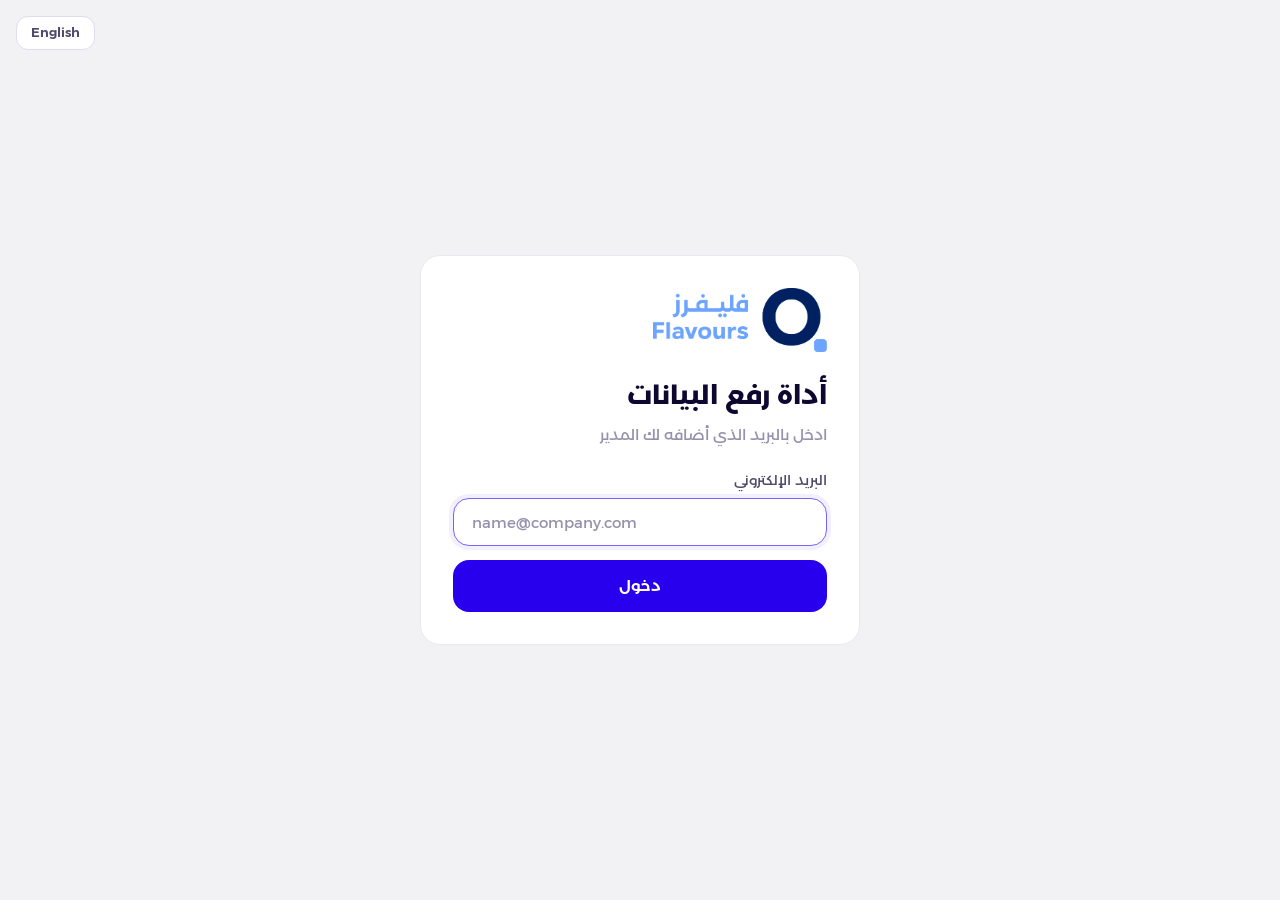
<file: login.html>
<!doctype html>
<html lang="ar" dir="rtl">
<head>
<meta charset="utf-8">
<meta name="viewport" content="width=device-width, initial-scale=1">
<script>try { if (localStorage.getItem("qf_lang") === "en") { document.documentElement.lang = "en"; document.documentElement.dir = "ltr"; } } catch (e) {}</script>
<title data-en="Sign in — Flavours">تسجيل الدخول — فليفرز</title>
<link rel="icon" type="image/png" href="/img/flavours-icon.png">
<link rel="stylesheet" href="css/app.css">
</head>
<body>
<div class="login">
  <button type="button" class="lang-btn sm login-lang" data-lang-toggle>English</button>
  <section class="card">
    <img class="login-logo" src="/img/flavours-logo.png" alt="Flavours — فليفرز">
    <h1 data-en="Data Upload Tool">أداة رفع البيانات</h1>
    <p class="sub" data-en="Sign in with the email your admin added for you">ادخل بالبريد الذي أضافه لك المدير</p>
    <form id="form">
      <div><label for="email" data-en="Email address">البريد الإلكتروني</label><input id="email" type="email" autocomplete="username" required autofocus data-en-ph="name@company.com" placeholder="name@company.com"></div>
      <button type="submit" id="btn" data-en="Sign in">دخول</button>
    </form>
    <div id="msg" class="status bad hidden"></div>
  </section>
</div>
<script type="module" src="js/login.js"></script>
</body>
</html>
</file>
<file: css/app.css>
/* Flavours look (qflavours.qoyod.com): Montserrat Arabic, primary #2900ee, ink #0e072f, background #f2f2f4,
   16px-rounded fields and buttons. Layout uses logical properties so Arabic (RTL) and English (LTR) both work. */
@font-face{font-family:"Montserrat Arabic";src:url("/fonts/montserrat-arabic-regular.ttf") format("truetype");font-weight:400;font-display:swap}
@font-face{font-family:"Montserrat Arabic";src:url("/fonts/montserrat-arabic-medium.ttf") format("truetype");font-weight:500;font-display:swap}
@font-face{font-family:"Montserrat Arabic";src:url("/fonts/montserrat-arabic-semibold.ttf") format("truetype");font-weight:600;font-display:swap}
@font-face{font-family:"Montserrat Arabic";src:url("/fonts/montserrat-arabic-bold.ttf") format("truetype");font-weight:700;font-display:swap}

:root{
  --bg:#f2f2f4;--card:#fff;--ink:#0e072f;--label:#4f4a68;--mute:#9691ac;--line:#e9e9ee;--field-line:#dfdcef;
  --pri:#2900ee;--pri-hover:#1f00b3;--pri-50:#f2f0ff;--pri-100:#e4e0ff;--pri-500:#7b61ff;
  --ok:#008d0e;--ok-50:#ecfdf0;--bad:#f02c2c;--bad-50:#fff1f1;--bad-100:#ffd5d5;--warn:#d9760c;--warn-50:#fff8eb;
  --r-lg:20px;--r:16px;--r-sm:12px;--side:260px;
}
*{box-sizing:border-box}
body{margin:0;background:var(--bg);color:var(--ink);font:15px/1.65 "Montserrat Arabic","Segoe UI",Tahoma,Arial,sans-serif;-webkit-font-smoothing:antialiased}
main{max-width:1100px;margin:24px auto;padding:0 16px;display:grid;gap:18px}
.card{background:var(--card);border:1px solid var(--line);border-radius:var(--r-lg);padding:24px;scroll-margin-top:76px}
.card h2{margin:0 0 16px;font-size:18px;font-weight:700;display:flex;align-items:center;gap:10px}
.step{background:var(--pri);color:#fff;border-radius:50%;width:28px;height:28px;display:inline-grid;place-items:center;font-size:14px;font-weight:600}
.grid{display:grid;grid-template-columns:repeat(auto-fit,minmax(230px,1fr));gap:14px}
label{display:block;font-size:14px;color:var(--label);margin-bottom:6px}
input[type=text],input[type=password],input[type=email],select{width:100%;height:48px;padding:0 18px;border:1px solid var(--field-line);
  border-radius:var(--r);font:inherit;background:#fff;color:var(--ink);transition:border-color .15s,box-shadow .15s}
input::placeholder{color:var(--mute)}
input:focus,select:focus{outline:none;border-color:var(--pri-500);box-shadow:0 0 0 4px var(--pri-50)}
input.ltr,input[type=email]{direction:ltr;text-align:start}
[dir=rtl] input.ltr,[dir=rtl] input[type=email]{text-align:left}
input[readonly]{background:#f8f8fa;color:var(--mute)}
input[type=checkbox],input[type=radio]{accent-color:var(--pri);width:17px;height:17px}
button,a.btn{font:inherit;font-weight:600;border:0;border-radius:var(--r);min-height:46px;padding:0 22px;cursor:pointer;background:var(--pri);color:#fff;
  text-decoration:none;display:inline-flex;align-items:center;justify-content:center;gap:8px;transition:background .15s}
button:hover:not(:disabled),a.btn:hover{background:var(--pri-hover)}
.sec{background:var(--pri-50) !important;color:var(--pri) !important}
.sec:hover:not(:disabled){background:var(--pri-100) !important}
.go{background:var(--ok) !important}
.danger{background:var(--bad-50) !important;color:var(--bad) !important}
.danger-solid{background:var(--bad) !important}
.warn-card{border-color:var(--bad-100);background:var(--bad-50)}
.warn-card h2{color:var(--bad)}
.list-wrap{max-height:420px;overflow:auto;margin-top:12px;border:1px solid var(--line);border-radius:var(--r-sm)}
.list-wrap thead th{position:sticky;top:0;background:#f8f8fa;z-index:1}
.sm{min-height:34px;padding:0 14px;font-size:13px;border-radius:var(--r-sm)}
button:disabled{opacity:.4;cursor:not-allowed}
.row{display:flex;gap:10px;flex-wrap:wrap;align-items:center;margin-top:16px}
.pill{display:inline-block;background:var(--pri-50);color:var(--pri);border-radius:999px;padding:2px 10px;margin:2px;font-size:12px;font-weight:500;direction:ltr}
.status{margin-top:14px;padding:12px 16px;border-radius:var(--r-sm);background:#f8f8fa;border:1px solid var(--line);font-size:14px;white-space:pre-line}
.status.ok{border-color:#a4f5b4;color:var(--ok);background:var(--ok-50)}
.status.bad{border-color:var(--bad-100);color:var(--bad);background:var(--bad-50)}
table{border-collapse:collapse;width:100%;font-size:14px}
td,th{border-bottom:1px solid var(--line);padding:9px 10px;text-align:start}
th{color:var(--label);font-weight:600}
.table-wrap{overflow-x:auto}
.drop{border:2px dashed var(--field-line);border-radius:var(--r);padding:28px;text-align:center;color:var(--mute);cursor:pointer;background:#fcfcfe;transition:all .15s}
.drop:hover{border-color:var(--pri-500);color:var(--pri);background:var(--pri-50)}
.drop.has{border-color:var(--ok);color:var(--ok);background:var(--ok-50)}
.metrics{display:grid;grid-template-columns:repeat(auto-fit,minmax(120px,1fr));gap:10px;margin-top:16px}
.metric{background:#f8f8fa;border:1px solid var(--line);border-radius:var(--r-sm);padding:12px;text-align:center;color:var(--label);font-size:13px}
.metric b{display:block;font-size:26px;color:var(--ink)}
progress{width:100%;height:8px;margin-top:14px;accent-color:var(--pri)}
pre{background:var(--ink);color:#e7e6f0;border-radius:var(--r);padding:16px;max-height:340px;overflow:auto;font:13px/1.6 Consolas,"Montserrat Arabic",monospace;white-space:pre-wrap;text-align:start;margin:0}
.radio label{display:flex;gap:10px;align-items:center;color:var(--ink);font-size:14px;margin:8px 0}
.hint{color:var(--mute);font-size:13px}
details summary{cursor:pointer;color:var(--label);font-size:13px;margin-top:12px}
.hidden{display:none !important}

/* Side navigation: fixed on the start side (right in Arabic, left in English); a top bar with a menu button on phones */
body.with-side{padding-inline-start:var(--side)}
.sidenav{position:fixed;top:0;bottom:0;inset-inline-start:0;width:var(--side);z-index:10;background:#fff;
  border-inline-end:1px solid var(--line);display:flex;flex-direction:column}
.side-head{display:flex;align-items:center;justify-content:space-between;padding:22px 20px 6px}
.brand{display:block;line-height:0}
.brand img{height:48px;width:auto}
.side-sub{padding:4px 22px 16px;color:var(--mute);font-size:13px;border-bottom:1px solid var(--line)}
.side-sub small{opacity:.8;font-size:11px;direction:ltr;display:inline-block}
.nav-menu{flex:1;display:flex;flex-direction:column;gap:2px;padding:10px 12px 14px;overflow-y:auto}
.nav-group{font-size:11px;font-weight:600;color:var(--mute);letter-spacing:.03em;padding:14px 12px 6px}
.nav-menu a{display:flex;align-items:center;gap:10px;color:var(--label);text-decoration:none;padding:10px 12px;border-radius:var(--r-sm);font-size:14px;font-weight:500}
.nav-menu a .ic{width:22px;text-align:center;font-size:15px}
.nav-menu a:hover{background:#f8f8fa;color:var(--ink)}
.nav-menu a.active{background:var(--pri-50);color:var(--pri);font-weight:600}
.nav-user{margin-top:auto;display:flex;align-items:center;gap:8px;flex-wrap:wrap;border-top:1px solid var(--line);padding:14px 4px 0}
.nav-user .who{flex:1 1 100%;min-width:0;font-size:13px;color:var(--label);overflow:hidden;text-overflow:ellipsis;white-space:nowrap;padding:0 4px}
.nav-user button{flex:1}
.nav-user button{min-height:34px;padding:0 14px;font-size:13px;border-radius:var(--r-sm)}
.nav-user .out{background:var(--pri-50);color:var(--pri)}
.nav-user .out:hover{background:var(--pri-100)}
.lang-btn{background:#fff !important;color:var(--label) !important;border:1px solid var(--field-line) !important}
.lang-btn:hover{border-color:var(--pri-500) !important;color:var(--pri) !important}
.nav-toggle{display:none;background:transparent;color:var(--ink);font-size:22px;min-height:40px;padding:0 10px}
.nav-toggle:hover{background:#f8f8fa !important}
dialog{border:0;border-radius:var(--r-lg);padding:24px;width:min(400px,calc(100vw - 32px));color:var(--ink);box-shadow:0 20px 50px rgba(14,7,47,.18)}
dialog::backdrop{background:rgba(14,7,47,.45)}
dialog h3{margin:0 0 12px;font-size:17px}
dialog .grid{grid-template-columns:1fr}

/* Login */
.login{min-height:100vh;display:grid;place-items:center;padding:16px;position:relative}
.login .card{width:min(440px,100%);padding:32px}
.login-logo{display:block;height:64px;width:auto;margin:0 0 22px}
.login h1{font-size:26px;margin:0 0 6px;font-weight:700;color:var(--ink)}
.login .sub{color:var(--mute);margin:0;font-size:15px}
.login form{display:grid;gap:14px;margin-top:22px}
.login button[type=submit]{width:100%;min-height:52px}
.login-lang{position:absolute;top:16px;inset-inline-end:16px}

@media (max-width:860px){
  body.with-side{padding-inline-start:0}
  .sidenav{position:sticky;bottom:auto;width:auto;border-inline-end:0;border-bottom:1px solid var(--line)}
  .side-head{padding:10px 16px}
  .brand img{height:36px}
  .side-sub{display:none}
  .nav-toggle{display:inline-flex}
  .nav-menu{display:none;padding:4px 12px 14px;max-height:calc(100vh - 60px)}
  .sidenav.open .nav-menu{display:flex}
  .card{scroll-margin-top:76px}
}
@media (max-width:600px){.card{padding:18px}.login .card{padding:24px}}

/* Step wizard on the upload page: one step per screen, progress bar on top */
.stepper{list-style:none;margin:0;padding:0;display:flex;gap:8px}
.stepper li{flex:1;position:relative}
.stepper li:not(:last-child)::after{content:"";position:absolute;top:22px;inset-inline-start:calc(50% + 24px);inset-inline-end:calc(-50% + 24px);height:2px;background:var(--field-line)}
.stepper li.done:not(:last-child)::after{background:var(--ok)}
.stepper button{all:unset;cursor:pointer;display:flex;flex-direction:column;align-items:center;gap:6px;width:100%;text-align:center;padding:4px 0}
.stepper .num{width:36px;height:36px;border-radius:50%;display:grid;place-items:center;font-weight:600;background:#fff;border:2px solid var(--field-line);color:var(--mute);position:relative;z-index:1;transition:all .2s}
.stepper .lbl{font-size:13px;color:var(--mute);font-weight:500}
.stepper li.active .num{background:var(--pri);border-color:var(--pri);color:#fff;box-shadow:0 0 0 5px var(--pri-100)}
.stepper li.active .lbl{color:var(--ink);font-weight:600}
.stepper li.done .num{background:var(--ok);border-color:var(--ok);color:#fff}
.stepper li.done .num::before{content:"✓";position:absolute;inset:0;display:grid;place-items:center;background:var(--ok);border-radius:50%}
.stepper li.locked button{cursor:not-allowed;opacity:.55}
.stepper button:focus-visible .num{outline:2px solid var(--pri);outline-offset:2px}
.step-nav{justify-content:space-between;border-top:1px solid var(--line);padding-top:16px;margin-top:20px}
.step-nav button:last-child{margin-inline-start:auto}
[data-pane]{animation:paneIn .2s ease-out}
@keyframes paneIn{from{opacity:0;transform:translateY(6px)}to{opacity:1;transform:none}}
@media (max-width:600px){.stepper .lbl{font-size:11px}.stepper li:not(:last-child)::after{top:20px}}

/* Usage report */
input[type=date]{width:100%;height:48px;padding:0 14px;border:1px solid var(--field-line);border-radius:var(--r);font:inherit;background:#fff;color:var(--ink)}
.num-table td,.num-table th{white-space:nowrap}
.num-table td.zero{color:var(--mute)}
tr.clickable{cursor:pointer}
tr.clickable:hover td{background:#f8f8fa}
tr.picked td{background:var(--pri-50)}
main>*,#page>*{min-width:0}  /* wide tables scroll inside their card instead of widening the page */
.num-table .bad-n{color:var(--bad);font-size:12px;margin-inline-start:6px}

/* Tabs (delete page: products / ingredients / recipes) */
.tabs{display:flex;gap:6px;flex-wrap:wrap;border-bottom:1px solid var(--line);margin:-4px 0 18px;padding-bottom:12px}
.tabs button{background:#f8f8fa;color:var(--label);min-height:40px;padding:0 16px;border-radius:999px;font-size:14px}
.tabs button:hover:not(:disabled){background:var(--pri-50);color:var(--pri)}
.tabs button[aria-selected=true]{background:var(--pri);color:#fff}
.tabs button[aria-selected=true]:hover:not(:disabled){background:var(--pri-hover);color:#fff}
</file>
